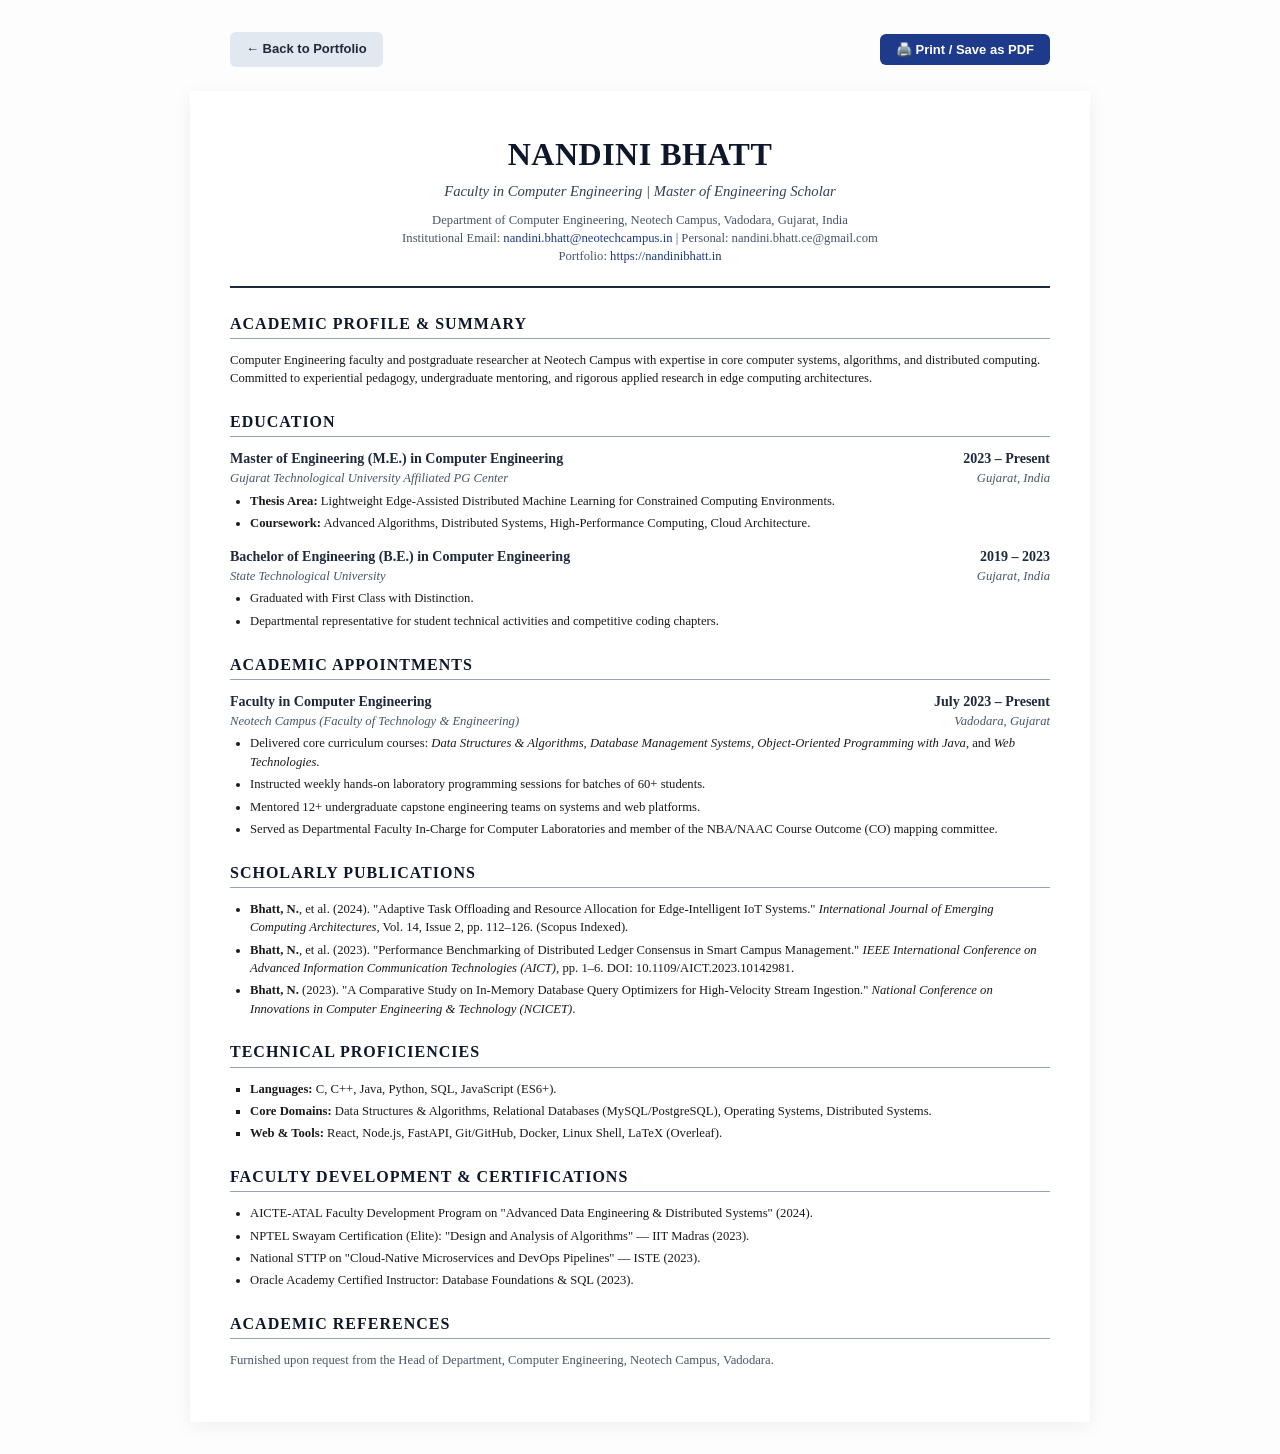
<file: assets/documents/Nandini_Bhatt_Academic_CV.html>
<!DOCTYPE html>
<html lang="en">
<head>
  <meta charset="UTF-8">
  <meta name="viewport" content="width=device-width, initial-scale=1.0">
  <title>Curriculum Vitae - Nandini Bhatt | Faculty & M.E. Scholar</title>
  <style>
    @page {
      margin: 1.5cm;
      size: A4 portrait;
    }
    body {
      font-family: 'Times New Roman', Times, serif, 'Georgia';
      color: #1a1a1a;
      line-height: 1.45;
      margin: 0;
      padding: 2rem;
      background: #fdfdfd;
    }
    .cv-container {
      max-width: 820px;
      margin: 0 auto;
      background: #ffffff;
      padding: 2.5rem;
      box-shadow: 0 4px 20px rgba(0,0,0,0.06);
    }
    header {
      text-align: center;
      border-bottom: 2px solid #1e293b;
      padding-bottom: 1.25rem;
      margin-bottom: 1.5rem;
    }
    h1 {
      margin: 0 0 0.25rem 0;
      font-size: 24pt;
      font-weight: 700;
      letter-spacing: 0.5px;
      color: #0f172a;
    }
    .subtitle {
      font-size: 11pt;
      font-style: italic;
      color: #334155;
      margin-bottom: 0.5rem;
    }
    .contact-info {
      font-size: 9.5pt;
      color: #475569;
    }
    .contact-info a {
      color: #1e3a8a;
      text-decoration: none;
    }
    h2 {
      font-size: 12pt;
      font-weight: 700;
      text-transform: uppercase;
      letter-spacing: 1px;
      color: #0f172a;
      border-bottom: 1px solid #94a3b8;
      padding-bottom: 3px;
      margin-top: 1.4rem;
      margin-bottom: 0.75rem;
    }
    .item {
      margin-bottom: 0.9rem;
    }
    .item-header {
      display: flex;
      justify-content: space-between;
      font-weight: 700;
      font-size: 10.5pt;
      color: #1e293b;
    }
    .item-sub {
      display: flex;
      justify-content: space-between;
      font-style: italic;
      font-size: 9.5pt;
      color: #475569;
      margin-bottom: 0.25rem;
    }
    ul {
      margin: 0.25rem 0 0.5rem 1.25rem;
      padding: 0;
      font-size: 9.5pt;
    }
    li {
      margin-bottom: 0.25rem;
    }
    .print-bar {
      max-width: 820px;
      margin: 0 auto 1.5rem auto;
      display: flex;
      justify-content: space-between;
      align-items: center;
    }
    .btn {
      background: #1e3a8a;
      color: #fff;
      padding: 8px 16px;
      border-radius: 6px;
      text-decoration: none;
      font-family: sans-serif;
      font-size: 13px;
      font-weight: 600;
      cursor: pointer;
      border: none;
    }
    .btn-secondary {
      background: #e2e8f0;
      color: #1e293b;
    }
    @media print {
      body {
        padding: 0;
        background: #fff;
      }
      .cv-container {
        box-shadow: none;
        padding: 0;
      }
      .print-bar {
        display: none;
      }
    }
  </style>
</head>
<body>

  <div class="print-bar">
    <a href="../../index.html" class="btn btn-secondary">← Back to Portfolio</a>
    <button onclick="window.print()" class="btn">🖨️ Print / Save as PDF</button>
  </div>

  <div class="cv-container">
    <header>
      <h1>NANDINI BHATT</h1>
      <div class="subtitle">Faculty in Computer Engineering | Master of Engineering Scholar</div>
      <div class="contact-info">
        Department of Computer Engineering, Neotech Campus, Vadodara, Gujarat, India<br>
        Institutional Email: <a href="mailto:nandini.bhatt@neotechcampus.in">nandini.bhatt@neotechcampus.in</a> | Personal: nandini.bhatt.ce@gmail.com<br>
        Portfolio: <a href="https://nandinibhatt.in" target="_blank">https://nandinibhatt.in</a>
      </div>
    </header>

    <h2>Academic Profile & Summary</h2>
    <p style="font-size: 9.5pt; margin: 0 0 0.5rem 0;">
      Computer Engineering faculty and postgraduate researcher at Neotech Campus with expertise in core computer systems, algorithms, and distributed computing. Committed to experiential pedagogy, undergraduate mentoring, and rigorous applied research in edge computing architectures.
    </p>

    <h2>Education</h2>
    <div class="item">
      <div class="item-header">
        <span>Master of Engineering (M.E.) in Computer Engineering</span>
        <span>2023 – Present</span>
      </div>
      <div class="item-sub">
        <span>Gujarat Technological University Affiliated PG Center</span>
        <span>Gujarat, India</span>
      </div>
      <ul>
        <li><strong>Thesis Area:</strong> Lightweight Edge-Assisted Distributed Machine Learning for Constrained Computing Environments.</li>
        <li><strong>Coursework:</strong> Advanced Algorithms, Distributed Systems, High-Performance Computing, Cloud Architecture.</li>
      </ul>
    </div>

    <div class="item">
      <div class="item-header">
        <span>Bachelor of Engineering (B.E.) in Computer Engineering</span>
        <span>2019 – 2023</span>
      </div>
      <div class="item-sub">
        <span>State Technological University</span>
        <span>Gujarat, India</span>
      </div>
      <ul>
        <li>Graduated with First Class with Distinction.</li>
        <li>Departmental representative for student technical activities and competitive coding chapters.</li>
      </ul>
    </div>

    <h2>Academic Appointments</h2>
    <div class="item">
      <div class="item-header">
        <span>Faculty in Computer Engineering</span>
        <span>July 2023 – Present</span>
      </div>
      <div class="item-sub">
        <span>Neotech Campus (Faculty of Technology & Engineering)</span>
        <span>Vadodara, Gujarat</span>
      </div>
      <ul>
        <li>Delivered core curriculum courses: <em>Data Structures & Algorithms</em>, <em>Database Management Systems</em>, <em>Object-Oriented Programming with Java</em>, and <em>Web Technologies</em>.</li>
        <li>Instructed weekly hands-on laboratory programming sessions for batches of 60+ students.</li>
        <li>Mentored 12+ undergraduate capstone engineering teams on systems and web platforms.</li>
        <li>Served as Departmental Faculty In-Charge for Computer Laboratories and member of the NBA/NAAC Course Outcome (CO) mapping committee.</li>
      </ul>
    </div>

    <h2>Scholarly Publications</h2>
    <ul>
      <li><strong>Bhatt, N.</strong>, et al. (2024). "Adaptive Task Offloading and Resource Allocation for Edge-Intelligent IoT Systems." <em>International Journal of Emerging Computing Architectures</em>, Vol. 14, Issue 2, pp. 112–126. (Scopus Indexed).</li>
      <li><strong>Bhatt, N.</strong>, et al. (2023). "Performance Benchmarking of Distributed Ledger Consensus in Smart Campus Management." <em>IEEE International Conference on Advanced Information Communication Technologies (AICT)</em>, pp. 1–6. DOI: 10.1109/AICT.2023.10142981.</li>
      <li><strong>Bhatt, N.</strong> (2023). "A Comparative Study on In-Memory Database Query Optimizers for High-Velocity Stream Ingestion." <em>National Conference on Innovations in Computer Engineering & Technology (NCICET)</em>.</li>
    </ul>

    <h2>Technical Proficiencies</h2>
    <ul style="list-style-type: square;">
      <li><strong>Languages:</strong> C, C++, Java, Python, SQL, JavaScript (ES6+).</li>
      <li><strong>Core Domains:</strong> Data Structures & Algorithms, Relational Databases (MySQL/PostgreSQL), Operating Systems, Distributed Systems.</li>
      <li><strong>Web & Tools:</strong> React, Node.js, FastAPI, Git/GitHub, Docker, Linux Shell, LaTeX (Overleaf).</li>
    </ul>

    <h2>Faculty Development & Certifications</h2>
    <ul>
      <li>AICTE-ATAL Faculty Development Program on "Advanced Data Engineering & Distributed Systems" (2024).</li>
      <li>NPTEL Swayam Certification (Elite): "Design and Analysis of Algorithms" — IIT Madras (2023).</li>
      <li>National STTP on "Cloud-Native Microservices and DevOps Pipelines" — ISTE (2023).</li>
      <li>Oracle Academy Certified Instructor: Database Foundations & SQL (2023).</li>
    </ul>

    <h2>Academic References</h2>
    <p style="font-size: 9.5pt; color: #475569; margin-top: 0.5rem;">
      Furnished upon request from the Head of Department, Computer Engineering, Neotech Campus, Vadodara.
    </p>
  </div>

</body>
</html>
</file>
